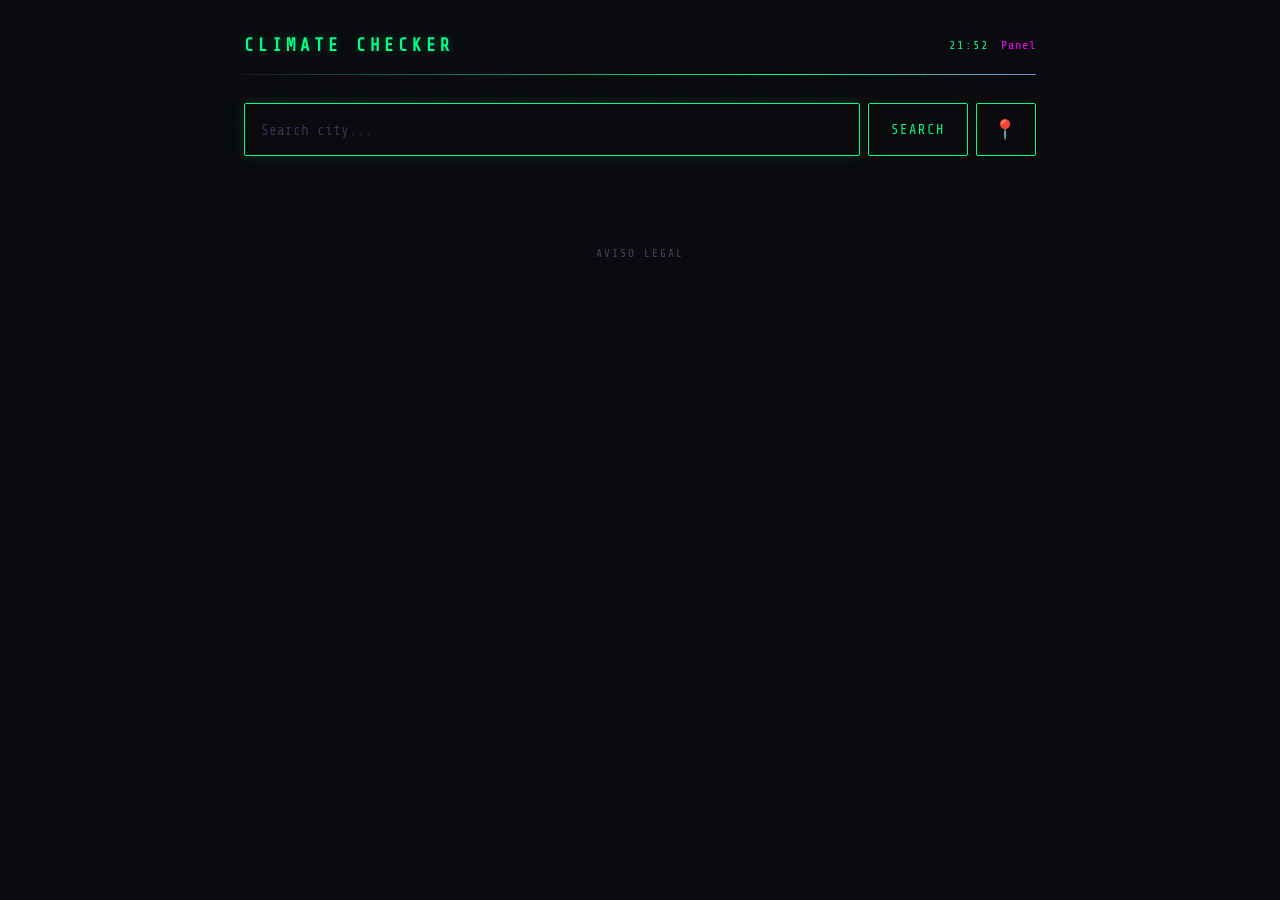
<file: index.html>
<!DOCTYPE html>
<html lang="en">
<head>
  <meta charset="UTF-8">
  <meta name="viewport" content="width=device-width, initial-scale=1.0">
  <title>Climate Checker</title>
  <link rel="icon" type="image/svg+xml" href="favicon.svg">
  <link rel="stylesheet" href="css/style.css?v=8">
</head>
<body>
  <div id="app"><p class="loading">Loading...</p></div>
  <script src="js/supabase.umd.js?v=8"></script>
  <script type="module" src="js/public.js?v=8"></script>
  <footer class="site-footer"><a href="legal.html">Aviso Legal</a></footer>
</body>
</html>
</file>
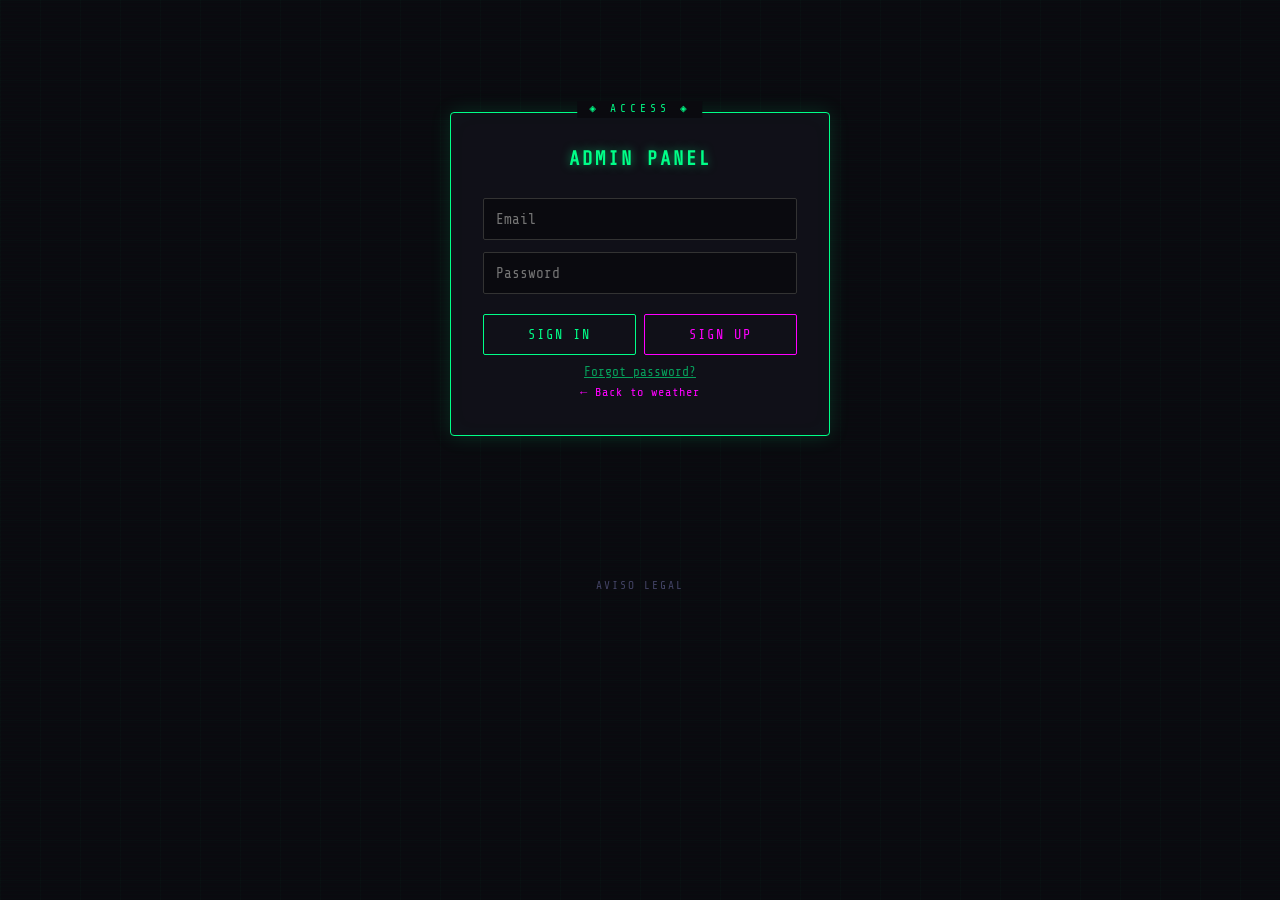
<file: admin.html>
<!DOCTYPE html>
<html lang="en">
<head>
  <meta charset="UTF-8">
  <meta name="viewport" content="width=device-width, initial-scale=1.0">
  <title>Climate Panel</title>
  <link rel="icon" type="image/svg+xml" href="favicon.svg">
  <link rel="stylesheet" href="css/style.css?v=8">
</head>
<body>
  <div id="app"><p class="loading">Connecting...</p></div>
  <script src="js/supabase.umd.js?v=8"></script>
  <script type="module" src="js/admin.js?v=8"></script>
  <footer class="site-footer"><a href="legal.html">Aviso Legal</a></footer>
</body>
</html>
</file>
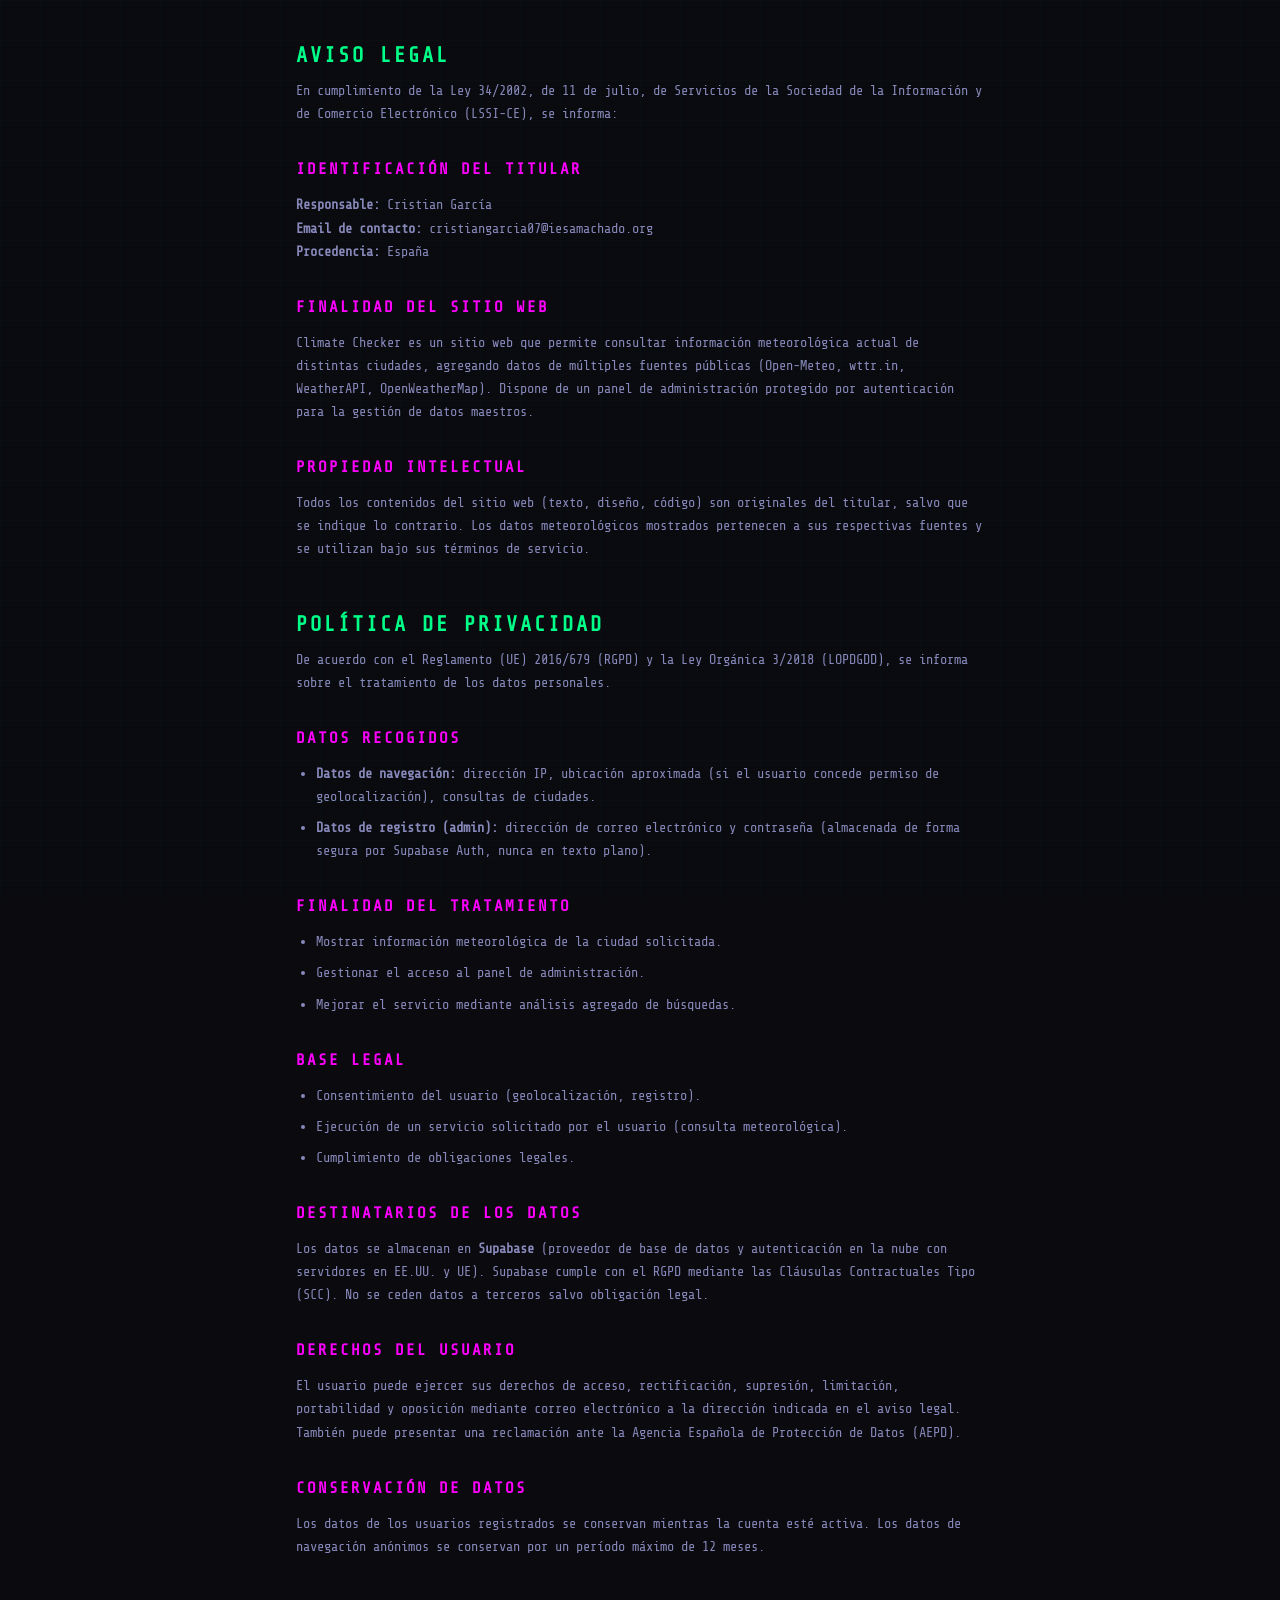
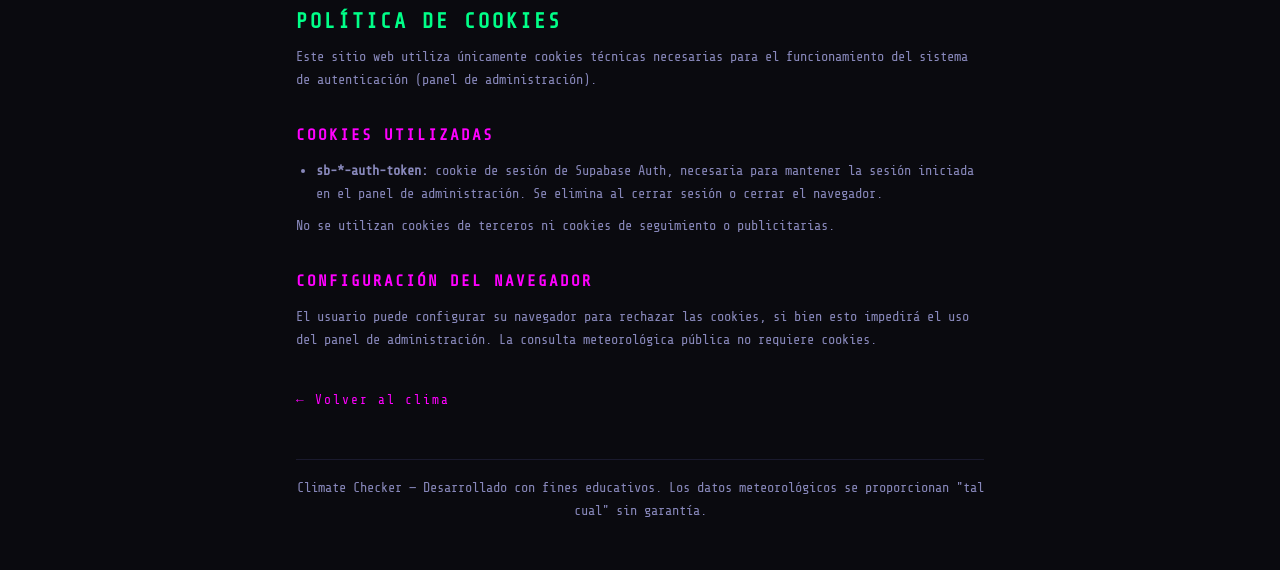
<file: legal.html>
<!DOCTYPE html>
<html lang="es">
<head>
  <meta charset="UTF-8">
  <meta name="viewport" content="width=device-width, initial-scale=1.0">
  <title>Aviso Legal — Climate Checker</title>
  <link rel="icon" type="image/svg+xml" href="favicon.svg">
  <link rel="stylesheet" href="css/style.css?v=8">
  <style>
    .legal-content { max-width: 720px; margin: 0 auto; padding: 40px 16px; }
    .legal-content h1 { color: #00ff88; font-size: 1.3rem; text-transform: uppercase; letter-spacing: 3px; margin-bottom: 8px; }
    .legal-content h2 { color: #ff00ff; font-size: 1rem; text-transform: uppercase; letter-spacing: 2px; margin: 32px 0 12px; }
    .legal-content p, .legal-content li { color: #8888bb; font-size: 0.85rem; line-height: 1.7; margin-bottom: 8px; }
    .legal-content ul { padding-left: 20px; }
    .legal-content a { color: #00ff88; }
    .legal-content .back-link { display: inline-block; margin-top: 32px; color: #ff00ff; font-size: 0.8rem; letter-spacing: 2px; }
    .legal-footer { margin-top: 48px; padding-top: 16px; border-top: 1px solid #1a1a2e; text-align: center; color: #444466; font-size: 0.7rem; }
  </style>
</head>
<body>
  <div class="legal-content">
    <h1>Aviso Legal</h1>
    <p>En cumplimiento de la Ley 34/2002, de 11 de julio, de Servicios de la Sociedad de la Información y de Comercio Electrónico (LSSI-CE), se informa:</p>

    <h2>Identificación del Titular</h2>
    <p>
      <strong>Responsable:</strong> Cristian García<br>
      <strong>Email de contacto:</strong> cristiangarcia07@iesamachado.org<br>
      <strong>Procedencia:</strong> España
    </p>

    <h2>Finalidad del Sitio Web</h2>
    <p>
      Climate Checker es un sitio web que permite consultar información meteorológica actual de distintas ciudades,
      agregando datos de múltiples fuentes públicas (Open-Meteo, wttr.in, WeatherAPI, OpenWeatherMap).
      Dispone de un panel de administración protegido por autenticación para la gestión de datos maestros.
    </p>

    <h2>Propiedad Intelectual</h2>
    <p>
      Todos los contenidos del sitio web (texto, diseño, código) son originales del titular, salvo que se indique
      lo contrario. Los datos meteorológicos mostrados pertenecen a sus respectivas fuentes y se utilizan
      bajo sus términos de servicio.
    </p>

    <h1 style="margin-top:48px">Política de Privacidad</h1>
    <p>
      De acuerdo con el Reglamento (UE) 2016/679 (RGPD) y la Ley Orgánica 3/2018 (LOPDGDD),
      se informa sobre el tratamiento de los datos personales.
    </p>

    <h2>Datos Recogidos</h2>
    <ul>
      <li><strong>Datos de navegación:</strong> dirección IP, ubicación aproximada (si el usuario concede permiso de geolocalización), consultas de ciudades.</li>
      <li><strong>Datos de registro (admin):</strong> dirección de correo electrónico y contraseña (almacenada de forma segura por Supabase Auth, nunca en texto plano).</li>
    </ul>

    <h2>Finalidad del Tratamiento</h2>
    <ul>
      <li>Mostrar información meteorológica de la ciudad solicitada.</li>
      <li>Gestionar el acceso al panel de administración.</li>
      <li>Mejorar el servicio mediante análisis agregado de búsquedas.</li>
    </ul>

    <h2>Base Legal</h2>
    <ul>
      <li>Consentimiento del usuario (geolocalización, registro).</li>
      <li>Ejecución de un servicio solicitado por el usuario (consulta meteorológica).</li>
      <li>Cumplimiento de obligaciones legales.</li>
    </ul>

    <h2>Destinatarios de los Datos</h2>
    <p>
      Los datos se almacenan en <strong>Supabase</strong> (proveedor de base de datos y autenticación en la nube con servidores en EE.UU. y UE).
      Supabase cumple con el RGPD mediante las Cláusulas Contractuales Tipo (SCC). No se ceden datos a terceros
      salvo obligación legal.
    </p>

    <h2>Derechos del Usuario</h2>
    <p>El usuario puede ejercer sus derechos de acceso, rectificación, supresión, limitación, portabilidad y oposición
      mediante correo electrónico a la dirección indicada en el aviso legal. También puede presentar una reclamación
      ante la Agencia Española de Protección de Datos (AEPD).</p>

    <h2>Conservación de Datos</h2>
    <p>Los datos de los usuarios registrados se conservan mientras la cuenta esté activa. Los datos de navegación
      anónimos se conservan por un período máximo de 12 meses.</p>

    <h1 style="margin-top:48px">Política de Cookies</h1>
    <p>
      Este sitio web utiliza únicamente cookies técnicas necesarias para el funcionamiento del sistema
      de autenticación (panel de administración).
    </p>

    <h2>Cookies Utilizadas</h2>
    <ul>
      <li><strong>sb-*-auth-token:</strong> cookie de sesión de Supabase Auth, necesaria para mantener la sesión iniciada en el panel de administración. Se elimina al cerrar sesión o cerrar el navegador.</li>
    </ul>
    <p>No se utilizan cookies de terceros ni cookies de seguimiento o publicitarias.</p>

    <h2>Configuración del Navegador</h2>
    <p>El usuario puede configurar su navegador para rechazar las cookies, si bien esto impedirá el uso del panel de administración. La consulta meteorológica pública no requiere cookies.</p>

    <a href="index.html" class="back-link">&#8592; Volver al clima</a>

    <div class="legal-footer">
      <p>Climate Checker — Desarrollado con fines educativos. Los datos meteorológicos se proporcionan "tal cual" sin garantía.</p>
    </div>
  </div>
</body>
</html>
</file>
<file: css/style.css>
@import url('https://fonts.googleapis.com/css2?family=Share+Tech+Mono&display=swap');

*, *::before, *::after {
  box-sizing: border-box;
  margin: 0;
  padding: 0;
}

body {
  font-family: 'Share Tech Mono', 'Courier New', monospace;
  background: #0a0a0f;
  color: #c0c0d0;
  line-height: 1.5;
  min-height: 100vh;
  position: relative;
  overflow-x: hidden;
}

body::before {
  content: '';
  position: fixed;
  inset: 0;
  background:
    linear-gradient(rgba(0, 255, 136, 0.02) 1px, transparent 1px),
    linear-gradient(90deg, rgba(0, 255, 136, 0.02) 1px, transparent 1px);
  background-size: 40px 40px;
  pointer-events: none;
  z-index: 0;
}

body::after {
  content: '';
  position: fixed;
  inset: 0;
  background: linear-gradient(
    180deg,
    transparent 0%,
    transparent 50%,
    rgba(0, 255, 136, 0.015) 50%,
    transparent 100%
  );
  background-size: 100% 4px;
  pointer-events: none;
  z-index: 0;
  animation: scanline 6s linear infinite;
}

@keyframes scanline {
  0% { transform: translateY(0); }
  100% { transform: translateY(4px); }
}

#app {
  max-width: 840px;
  margin: 0 auto;
  padding: 24px 16px;
  position: relative;
  z-index: 1;
}

/* ===== HOLOGRAPHIC KEYFRAMES ===== */
@keyframes holographic-shimmer {
  0% { background-position: -200% 0; }
  100% { background-position: 200% 0; }
}

@keyframes iridescent {
  0% { filter: hue-rotate(0deg); }
  50% { filter: hue-rotate(30deg); }
  100% { filter: hue-rotate(0deg); }
}

@keyframes pulse-glow {
  0%, 100% { opacity: 0.6; filter: brightness(1); }
  50% { opacity: 1; filter: brightness(1.2); }
}

@keyframes float {
  0%, 100% { transform: translateY(0); }
  50% { transform: translateY(-4px); }
}

@keyframes holographic-border {
  0% { border-color: #00ff88; box-shadow: 0 0 20px rgba(0, 255, 136, 0.15), 0 0 40px rgba(0, 255, 136, 0.05); }
  25% { border-color: #00ffbb; box-shadow: 0 0 20px rgba(0, 255, 187, 0.2), 0 0 40px rgba(0, 255, 187, 0.08); }
  50% { border-color: #00ff55; box-shadow: 0 0 25px rgba(0, 255, 85, 0.2), 0 0 50px rgba(0, 255, 85, 0.08); }
  75% { border-color: #00ffbb; box-shadow: 0 0 20px rgba(0, 255, 187, 0.2), 0 0 40px rgba(0, 255, 187, 0.08); }
  100% { border-color: #00ff88; box-shadow: 0 0 20px rgba(0, 255, 136, 0.15), 0 0 40px rgba(0, 255, 136, 0.05); }
}

/* ===== ENTRANCE KEYFRAMES ===== */
@keyframes fadeInUp {
  0% { opacity: 0; transform: translateY(24px); }
  100% { opacity: 1; transform: translateY(0); }
}

@keyframes fadeIn {
  0% { opacity: 0; }
  100% { opacity: 1; }
}

@keyframes scaleIn {
  0% { opacity: 0; transform: scale(0.92); }
  100% { opacity: 1; transform: scale(1); }
}

@keyframes slideIn {
  0% { opacity: 0; transform: translateX(-16px); }
  100% { opacity: 1; transform: translateX(0); }
}

@keyframes cardStagger {
  0% { opacity: 0; transform: translateY(16px); }
  100% { opacity: 1; transform: translateY(0); }
}

/* ===== AUTH CARD ===== */
.auth-card {
  max-width: 380px;
  margin: 80px auto;
  background: #101018;
  border: 1px solid #00ff88;
  border-radius: 4px;
  padding: 32px;
  box-shadow: 0 0 20px rgba(0, 255, 136, 0.15), inset 0 0 20px rgba(0, 255, 136, 0.03);
  text-align: center;
  position: relative;
  animation: scaleIn 0.35s ease-out, holographic-border 4s ease-in-out infinite;
}

.auth-card::before {
  content: '◈ ACCESS ◈';
  position: absolute;
  top: -12px;
  left: 50%;
  transform: translateX(-50%);
  background: #0a0a0f;
  padding: 0 12px;
  font-size: 0.7rem;
  color: #00ff88;
  letter-spacing: 4px;
}

.auth-card::after {
  content: '';
  position: absolute;
  inset: -1px;
  border-radius: 4px;
  background: linear-gradient(
    90deg,
    transparent, rgba(0, 255, 136, 0.05), rgba(0, 255, 200, 0.08),
    rgba(255, 0, 255, 0.05), transparent
  );
  background-size: 200% 100%;
  animation: holographic-shimmer 4s linear infinite;
  pointer-events: none;
  z-index: -1;
}

.auth-card h2 {
  margin-bottom: 24px;
  font-size: 1.2rem;
  color: #00ff88;
  text-transform: uppercase;
  letter-spacing: 3px;
  text-shadow: 0 0 10px rgba(0, 255, 136, 0.5);
  animation: iridescent 6s ease-in-out infinite;
}

.auth-card input {
  width: 100%;
  padding: 12px;
  margin-bottom: 12px;
  background: #0a0a0f;
  border: 1px solid #333;
  border-radius: 2px;
  color: #00ffaa;
  font-family: inherit;
  font-size: 0.9rem;
  outline: none;
  transition: border-color 0.2s;
}

.auth-card input:focus {
  border-color: #00ff88;
  box-shadow: 0 0 8px rgba(0, 255, 136, 0.2);
}

.auth-buttons {
  display: flex;
  gap: 8px;
  margin-top: 8px;
}

.auth-buttons button {
  flex: 1;
  padding: 12px;
  border: 1px solid transparent;
  border-radius: 2px;
  font-family: inherit;
  font-size: 0.85rem;
  cursor: pointer;
  text-transform: uppercase;
  letter-spacing: 2px;
  transition: all 0.2s;
}

#btn-login {
  background: transparent;
  color: #00ff88;
  border-color: #00ff88;
}
#btn-login:hover {
  background: rgba(0, 255, 136, 0.1);
  box-shadow: 0 0 12px rgba(0, 255, 136, 0.3);
}

#btn-signup {
  background: transparent;
  color: #ff00ff;
  border-color: #ff00ff;
}
#btn-signup:hover {
  background: rgba(255, 0, 255, 0.1);
  box-shadow: 0 0 12px rgba(255, 0, 255, 0.3);
}

.confirm-hint {
  margin-top: 12px;
  font-size: 0.8rem;
  color: #00ff88;
}

.auth-card .error {
  margin-top: 12px;
}

.link-btn {
  display: block;
  margin: 10px auto 0;
  background: none;
  border: none;
  color: #00ff88;
  font-family: inherit;
  font-size: 0.8rem;
  cursor: pointer;
  text-decoration: underline;
  opacity: 0.6;
  transition: opacity 0.2s;
}
.link-btn:hover {
  opacity: 1;
}

/* ===== HEADER ===== */
header {
  display: flex;
  justify-content: space-between;
  align-items: center;
  margin-bottom: 28px;
  padding-bottom: 16px;
  border-bottom: 1px solid #1a1a2e;
  position: relative;
  animation: fadeIn 0.4s ease-out;
}

header::after {
  content: '';
  position: absolute;
  bottom: -1px;
  left: 0;
  right: 0;
  height: 1px;
  background: linear-gradient(90deg, transparent, #00ff88, #ff00ff, transparent);
  background-size: 200% 100%;
  animation: holographic-shimmer 3s linear infinite;
}

header h1 {
  font-size: 1.1rem;
  color: #00ff88;
  text-transform: uppercase;
  letter-spacing: 4px;
  text-shadow: 0 0 10px rgba(0, 255, 136, 0.3);
  animation: iridescent 8s ease-in-out infinite;
}

.header-right {
  display: flex;
  align-items: center;
  gap: 12px;
}

.user-email {
  font-size: 0.75rem;
  color: #8888aa;
  letter-spacing: 1px;
}

.live-clock {
  font-size: 0.75rem;
  color: #00ff88;
  letter-spacing: 2px;
  min-width: 48px;
  text-align: right;
}

.header-link {
  font-size: 0.75rem;
  color: #00ff88;
  text-decoration: none;
  letter-spacing: 1px;
  text-transform: uppercase;
  transition: text-shadow 0.2s;
}
.header-link:hover {
  text-shadow: 0 0 8px rgba(0, 255, 136, 0.5);
}

#btn-logout {
  padding: 6px 14px;
  border: 1px solid #ff00ff;
  border-radius: 2px;
  background: transparent;
  color: #ff00ff;
  font-family: inherit;
  font-size: 0.75rem;
  cursor: pointer;
  text-transform: uppercase;
  letter-spacing: 1px;
  transition: all 0.2s;
}
#btn-logout:hover {
  background: rgba(255, 0, 255, 0.1);
  box-shadow: 0 0 10px rgba(255, 0, 255, 0.3);
}

.admin-link, .back-link {
  font-size: 0.75rem;
  color: #ff00ff;
  text-decoration: none;
  letter-spacing: 1px;
  transition: text-shadow 0.2s;
}
.admin-link:hover, .back-link:hover {
  text-shadow: 0 0 8px rgba(255, 0, 255, 0.5);
}

/* ===== SEARCH BAR ===== */
.search-bar {
  display: flex;
  gap: 8px;
  margin-bottom: 28px;
}

.search-bar input {
  flex: 1;
  padding: 14px 16px;
  background: #0a0a0f;
  border: 1px solid #1a1a2e;
  border-radius: 2px;
  color: #00ffaa;
  font-family: inherit;
  font-size: 0.9rem;
  outline: none;
  transition: all 0.2s;
}
.search-bar input:focus {
  border-color: #00ff88;
  box-shadow: 0 0 12px rgba(0, 255, 136, 0.15);
}
.search-bar input::placeholder {
  color: #333355;
}

.search-bar button {
  padding: 14px 22px;
  border: 1px solid #00ff88;
  border-radius: 2px;
  background: transparent;
  color: #00ff88;
  font-family: inherit;
  font-size: 0.85rem;
  cursor: pointer;
  text-transform: uppercase;
  letter-spacing: 2px;
  transition: all 0.2s;
}
.search-bar button:hover {
  background: rgba(0, 255, 136, 0.1);
  box-shadow: 0 0 14px rgba(0, 255, 136, 0.25);
}

#btn-geolocate {
  font-size: 1.2rem;
  padding: 14px 16px;
}

/* ===== PANEL PLACEHOLDER ===== */
.panel-placeholder {
  text-align: center;
  padding: 60px 16px;
  color: #555577;
  letter-spacing: 1px;
}

/* ===== LOADING & ERROR ===== */
.loading, .error {
  text-align: center;
  padding: 14px;
  border-radius: 2px;
  margin-bottom: 16px;
  font-size: 0.85rem;
  letter-spacing: 2px;
}

.loading {
  border: 1px solid #00ff88;
  color: #00ff88;
  background: rgba(0, 255, 136, 0.03);
  animation: pulse-glow 1.5s ease-in-out infinite;
}

.error {
  border: 1px solid #ff0044;
  color: #ff0044;
  background: rgba(255, 0, 68, 0.05);
}

.hidden {
  display: none;
}

/* ===== CARDS ===== */
.card {
  background: #101018;
  border: 1px solid #1a1a2e;
  border-radius: 4px;
  padding: 24px;
  margin-bottom: 16px;
  box-shadow: 0 4px 16px rgba(0, 0, 0, 0.3);
  transition: border-color 0.3s, box-shadow 0.3s;
  position: relative;
  overflow: hidden;
  animation: fadeInUp 0.4s ease-out both;
}

.source-card {
  animation: fadeInUp 0.4s ease-out both;
}

.card:hover {
  border-color: #00ff88;
  box-shadow: 0 0 20px rgba(0, 255, 136, 0.08);
}

.card:hover::after {
  content: '';
  position: absolute;
  inset: -1px;
  border-radius: 4px;
  background: linear-gradient(
    90deg,
    transparent, rgba(0, 255, 136, 0.04), rgba(0, 255, 200, 0.06),
    rgba(255, 0, 255, 0.04), transparent
  );
  background-size: 200% 100%;
  animation: holographic-shimmer 3s linear infinite;
  pointer-events: none;
}

.consensus-card {
  border-left: 3px solid var(--accent, #00ff88);
  position: relative;
  overflow: hidden;
}

.consensus-card::before {
  content: '';
  position: absolute;
  top: 0;
  right: 0;
  width: 120px;
  height: 120px;
  background: radial-gradient(circle, rgba(0, 255, 136, 0.03) 0%, transparent 70%);
  pointer-events: none;
}

.consensus-card::after {
  content: '';
  position: absolute;
  inset: 0;
  background: var(--flag-bg) no-repeat center / cover;
  opacity: 0.06;
  pointer-events: none;
  z-index: 0;
}

.consensus-card h2 {
  font-size: 0.8rem;
  color: #00ff88;
  text-transform: uppercase;
  letter-spacing: 3px;
  margin-bottom: 12px;
  position: relative;
  z-index: 1;
}

.consensus-header {
  display: flex;
  align-items: center;
  gap: 10px;
  margin-bottom: 8px;
  position: relative;
  z-index: 1;
}

.result-flag {
  width: 40px;
  height: 26px;
  object-fit: cover;
  border: 1px solid #1a1a2e;
  border-radius: 2px;
  vertical-align: middle;
}

.result-location {
  font-size: 0.75rem;
  color: #8888bb;
  letter-spacing: 1px;
}

.temp-large {
  font-size: 3.2rem;
  font-weight: 400;
  margin-bottom: 16px;
  color: #fff;
  text-shadow: 0 0 20px rgba(0, 255, 136, 0.15);
  animation: iridescent 10s ease-in-out infinite;
  position: relative;
  z-index: 1;
}

.stats {
  display: grid;
  grid-template-columns: repeat(auto-fit, minmax(110px, 1fr));
  gap: 12px;
}

.consensus-card .stats {
  position: relative;
  z-index: 1;
}

.stat {
  display: flex;
  flex-direction: column;
  border-left: 1px solid #1a1a2e;
  padding-left: 12px;
}

.stat:first-child {
  border-left: none;
  padding-left: 0;
}

.stat-label {
  font-size: 0.65rem;
  color: #555577;
  text-transform: uppercase;
  letter-spacing: 2px;
  margin-bottom: 2px;
}

.stat-value {
  font-size: 1.1rem;
  font-weight: 400;
  color: #00ffaa;
}

.condition {
  grid-column: 1 / -1;
  color: #8888bb;
  font-style: normal;
  letter-spacing: 1px;
  font-size: 0.85rem;
}

.source-count {
  margin-top: 14px;
  font-size: 0.65rem;
  color: #444466;
  letter-spacing: 1px;
  position: relative;
  z-index: 1;
}

.source-card h3 {
  font-size: 0.85rem;
  margin-bottom: 14px;
  color: #ff00ff;
  text-transform: uppercase;
  letter-spacing: 2px;
  text-shadow: 0 0 8px rgba(255, 0, 255, 0.2);
}

.source-card:hover h3 {
  text-shadow: 0 0 14px rgba(255, 0, 255, 0.4);
}

/* ===== RESPONSIVE ===== */
@media (min-width: 768px) {
  #app {
    padding: 32px 24px;
  }

  #results {
    display: grid;
    grid-template-columns: 1fr;
    gap: 0;
  }

  #sources {
    display: grid;
    grid-template-columns: repeat(auto-fit, minmax(180px, 1fr));
    gap: 16px;
  }

  .source-card {
    margin-bottom: 0;
  }
}

@media (max-width: 480px) {
  header h1 {
    font-size: 0.85rem;
    letter-spacing: 2px;
  }

  .temp-large {
    font-size: 2.4rem;
  }

  .auth-card {
    margin: 40px 8px;
    padding: 24px 16px;
  }
}

/* ===== ADMIN PANEL ===== */
.admin-layout {
  max-width: 960px;
  margin: 0 auto;
}

.admin-nav {
  display: flex;
  gap: 4px;
  margin-bottom: 24px;
  border-bottom: 1px solid #1a1a2e;
  padding-bottom: 0;
  overflow-x: auto;
}

.tab-btn {
  padding: 10px 18px;
  border: 1px solid transparent;
  border-bottom: none;
  border-radius: 2px 2px 0 0;
  background: transparent;
  color: #555577;
  font-family: inherit;
  font-size: 0.8rem;
  cursor: pointer;
  text-transform: uppercase;
  letter-spacing: 2px;
  transition: all 0.2s;
  white-space: nowrap;
}

.tab-btn:hover {
  color: #c0c0d0;
  border-color: #2a2a4e;
}

.tab-btn.active {
  color: #00ff88;
  border-color: #00ff88;
  background: rgba(0, 255, 136, 0.03);
  text-shadow: 0 0 8px rgba(0, 255, 136, 0.3);
}

.admin-content {
  padding: 8px 0;
  animation: fadeIn 0.35s ease-out;
}

.section-header {
  display: flex;
  justify-content: space-between;
  align-items: center;
  margin-bottom: 16px;
}

.section-header h2 {
  font-size: 1rem;
  color: #ff00ff;
  text-transform: uppercase;
  letter-spacing: 3px;
  text-shadow: 0 0 8px rgba(255, 0, 255, 0.2);
}

.btn {
  padding: 8px 16px;
  border: 1px solid #333;
  border-radius: 2px;
  background: transparent;
  color: #c0c0d0;
  font-family: inherit;
  font-size: 0.8rem;
  cursor: pointer;
  text-transform: uppercase;
  letter-spacing: 1px;
  transition: all 0.2s;
}

.btn:hover {
  border-color: #555577;
  background: rgba(255, 255, 255, 0.03);
}

.btn-primary {
  border-color: #00ff88;
  color: #00ff88;
}

.btn-primary:hover {
  background: rgba(0, 255, 136, 0.1);
  box-shadow: 0 0 10px rgba(0, 255, 136, 0.2);
}

.btn-sm {
  padding: 4px 10px;
  font-size: 0.7rem;
}

.btn-edit {
  border-color: #00ff88;
  color: #00ff88;
}

.btn-edit:hover {
  background: rgba(0, 255, 136, 0.1);
}

.btn-delete {
  border-color: #ff0044;
  color: #ff0044;
}

.btn-delete:hover {
  background: rgba(255, 0, 68, 0.1);
}

.admin-table {
  width: 100%;
  border-collapse: collapse;
  font-size: 0.8rem;
  margin-bottom: 16px;
}

.admin-table th {
  text-align: left;
  padding: 10px 8px;
  border-bottom: 1px solid #00ff88;
  color: #00ff88;
  text-transform: uppercase;
  letter-spacing: 2px;
  font-size: 0.7rem;
  font-weight: 400;
}

.admin-table td {
  padding: 8px;
  border-bottom: 1px solid #1a1a2e;
  vertical-align: middle;
}

.admin-table tr {
  animation: fadeIn 0.3s ease-out both;
}

.admin-table tbody tr:nth-child(1) { animation-delay: 0s; }
.admin-table tbody tr:nth-child(2) { animation-delay: 0.04s; }
.admin-table tbody tr:nth-child(3) { animation-delay: 0.08s; }
.admin-table tbody tr:nth-child(4) { animation-delay: 0.12s; }
.admin-table tbody tr:nth-child(5) { animation-delay: 0.16s; }
.admin-table tbody tr:nth-child(6) { animation-delay: 0.2s; }
.admin-table tbody tr:nth-child(7) { animation-delay: 0.24s; }
.admin-table tbody tr:nth-child(8) { animation-delay: 0.28s; }
.admin-table tbody tr:nth-child(9) { animation-delay: 0.32s; }
.admin-table tbody tr:nth-child(10) { animation-delay: 0.36s; }
.admin-table tbody tr:nth-child(11) { animation-delay: 0.4s; }
.admin-table tbody tr:nth-child(12) { animation-delay: 0.44s; }
.admin-table tbody tr:nth-child(13) { animation-delay: 0.48s; }
.admin-table tbody tr:nth-child(14) { animation-delay: 0.52s; }
.admin-table tbody tr:nth-child(15) { animation-delay: 0.56s; }

.admin-table tr:hover td {
  background: rgba(0, 255, 136, 0.02);
}

.admin-table .actions {
  display: flex;
  gap: 4px;
  align-items: center;
}

.admin-table .url-cell {
  max-width: 200px;
  overflow: hidden;
  text-overflow: ellipsis;
}

.site-footer {
  text-align: center;
  padding: 24px 16px 32px;
  position: relative;
  z-index: 1;
}

.site-footer a {
  color: #444466;
  font-size: 0.7rem;
  text-decoration: none;
  letter-spacing: 2px;
  text-transform: uppercase;
  transition: color 0.2s;
}

.site-footer a:hover {
  color: #00ff88;
}

.flag-icon {
  width: 32px;
  height: 20px;
  object-fit: cover;
  border: 1px solid #1a1a2e;
  vertical-align: middle;
}

.inline-form {
  background: #101018;
  border: 1px solid #00ff88;
  border-radius: 4px;
  padding: 20px;
  margin-bottom: 16px;
  box-shadow: 0 0 16px rgba(0, 255, 136, 0.08);
  position: relative;
  animation: fadeInUp 0.35s ease-out;
}

.inline-form::after {
  content: '';
  position: absolute;
  inset: -1px;
  border-radius: 4px;
  background: linear-gradient(
    90deg,
    transparent, rgba(0, 255, 136, 0.04), rgba(0, 255, 200, 0.06),
    transparent
  );
  background-size: 200% 100%;
  animation: holographic-shimmer 4s linear infinite;
  pointer-events: none;
}

.inline-form h3 {
  font-size: 0.9rem;
  color: #00ff88;
  text-transform: uppercase;
  letter-spacing: 2px;
  margin-bottom: 16px;
}

.inline-form input,
.inline-form select {
  width: 100%;
  padding: 10px 12px;
  margin-bottom: 12px;
  background: #0a0a0f;
  border: 1px solid #333;
  border-radius: 2px;
  color: #00ffaa;
  font-family: inherit;
  font-size: 0.85rem;
  outline: none;
  transition: border-color 0.2s;
}

.inline-form input:focus,
.inline-form select:focus {
  border-color: #00ff88;
  box-shadow: 0 0 8px rgba(0, 255, 136, 0.15);
}

.inline-form select {
  cursor: pointer;
  color: #c0c0d0;
}

.inline-form select option {
  background: #0a0a0f;
  color: #c0c0d0;
}

.form-buttons {
  display: flex;
  gap: 8px;
  margin-top: 8px;
}

.role-select {
  padding: 4px 8px;
  background: #0a0a0f;
  border: 1px solid #333;
  border-radius: 2px;
  color: #c0c0d0;
  font-family: inherit;
  font-size: 0.75rem;
  cursor: pointer;
  margin-right: 4px;
}

.role-select option {
  background: #0a0a0f;
  color: #c0c0d0;
}

.row-pending td {
  background: rgba(255, 255, 0, 0.03);
}

.badge-approved {
  color: #00ff88;
  font-size: 0.7rem;
  text-transform: uppercase;
  letter-spacing: 1px;
}

.badge-pending {
  color: #ffaa00;
  font-size: 0.7rem;
  text-transform: uppercase;
  letter-spacing: 1px;
}

.btn-approve {
  border-color: #00ff88;
  color: #00ff88;
}

.btn-approve:hover {
  background: rgba(0, 255, 136, 0.15);
}

@media (max-width: 640px) {
  .admin-nav {
    gap: 2px;
  }
  .tab-btn {
    padding: 8px 10px;
    font-size: 0.7rem;
    letter-spacing: 1px;
  }
  .admin-table {
    font-size: 0.7rem;
  }
  .admin-table .url-cell {
    max-width: 120px;
  }
}
</file>
